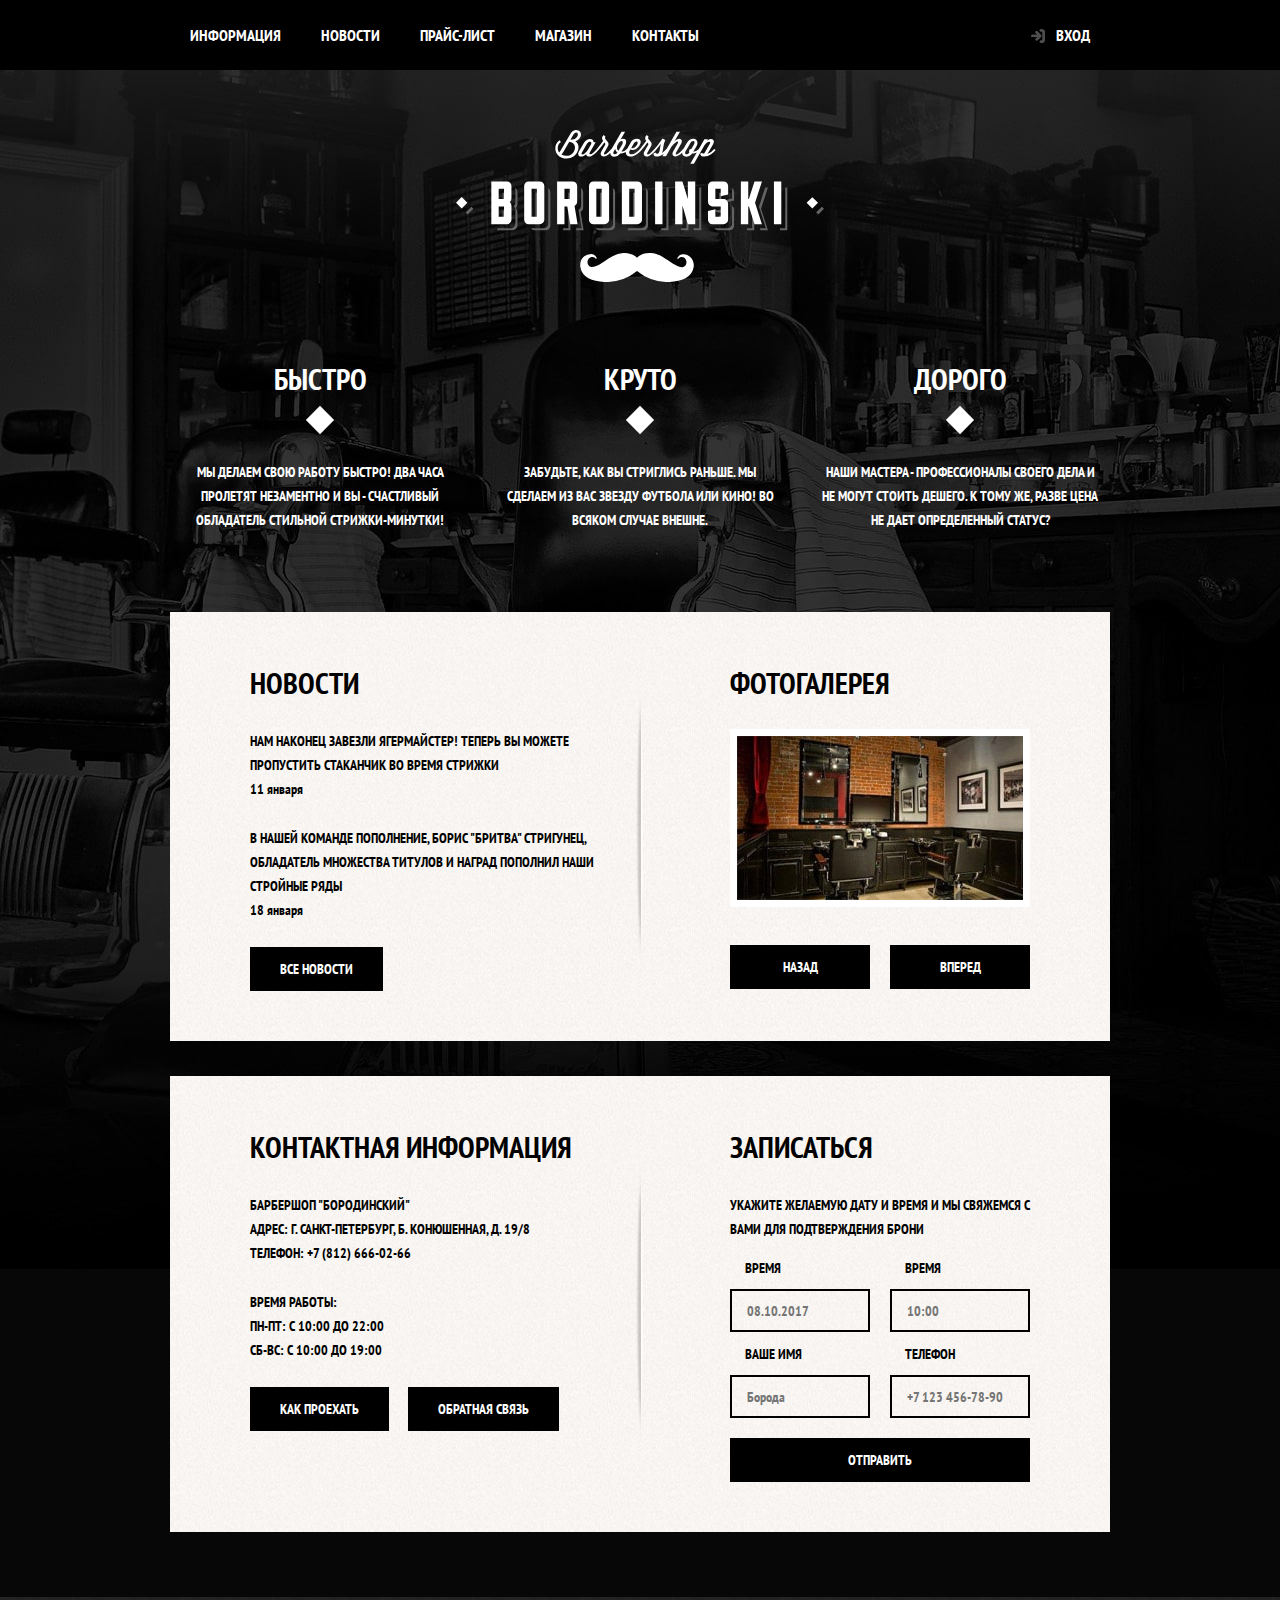
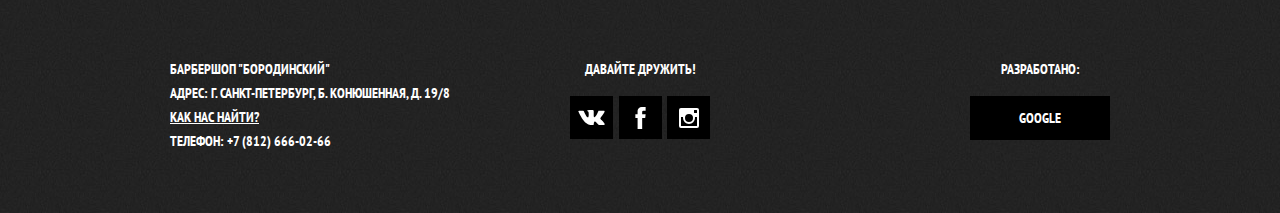
<file: index.html>
<!DOCTYPE html>
<html lang="ru">
  <head>
    <meta charset="UTF-8" />
    <meta name="viewport" content="width=device-width, initial-scale=1.0" />
    <meta http-equiv="X-UA-Compatible" content="ie=edge" />
    <title>Барбершоп "Бородинский"</title>
    <link
      href="https://fonts.googleapis.com/css?family=PT+Sans+Narrow:400,700&display=swap&subset=cyrillic"
      rel="stylesheet"
    />
    <link rel="stylesheet" href="css/normalize.css" />
    <link rel="stylesheet" href="css/style.css" />
  </head>
  <body>
    <!--Шапка сайта-->
    <header class="main-header">
      <!--Главная панель навигации-->
      <nav class="main-navigation">
        <div class="container">
          <ul class="site-navigation">
            <li><a href="info.html">Информация</a></li>
            <li><a href="news.html">Новости</a></li>
            <li><a href="price.html">Прайс-лист</a></li>
            <li><a href="catalog.html">Магазин</a></li>
            <li><a href="contacts.html">Контакты</a></li>
          </ul>
          <ul class="user-navigation">
            <li>
              <a href="login.html" class="login-link">Вход</a>
            </li>
          </ul>
        </div>
      </nav>
      <a class="main-header-logo">
        <img
          src="img/index-logo.svg"
          width="368"
          height="153"
          alt="Логотип барбершопа &laquo;Бородинский&raquo;"
      /></a>
    </header>
    <!--Контейнер содержимого-->
    <main class="container">
      <h1 class="visually-hidden">Барбершоп "Бородинский"</h1>
      <!--Секция "Преимущества"-->
      <section class="features">
        <h2 class="visually-hidden">Преимущества</h2>
        <ul class="features-list">
          <li class="feature-item">
            <h3>Быстро</h3>
            <p>
              Мы делаем свою работу быстро! Два часа пролетят незаментно и вы -
              счастливый обладатель стильной стрижки-минутки!
            </p>
          </li>
          <li class="feature-item">
            <h3>Круто</h3>
            <p>
              Забудьте, как вы стриглись раньше. Мы сделаем из вас звезду
              футбола или кино! Во всяком случае внешне.
            </p>
          </li>
          <li class="feature-item">
            <h3>Дорого</h3>
            <p>
              Наши мастера - профессионалы своего дела и не могут стоить дешего.
              К тому же, разве цена не дает определенный статус?
            </p>
          </li>
        </ul>
      </section>
      <div class="index-columns">
        <!--Секция "Новости"-->
        <section class="news">
          <h2>Новости</h2>
          <ul class="news-list">
            <li class="news-item">
              <p>
                Нам наконец завезли ягермайстер! Теперь вы можете пропустить
                стаканчик во время стрижки
              </p>
              <time datetime="2019-01-11">11 января</time>
            </li>
            <li class="news-item">
              <p>
                В нашей команде пополнение, Борис "Бритва" Стригунец, обладатель
                множества титулов и наград пополнил наши стройные ряды
              </p>
              <time datetime="2019-01-18">18 января</time>
            </li>
          </ul>
          <a class="button" href="news.html">Все новости</a>
        </section>
        <!--Секция "Фотогалерея"-->
        <section class="gallery">
          <h2>Фотогалерея</h2>
          <div class="gallery-container">
            <figure class="gallery-content">
              <a href="#"
                ><img
                  src="img/studio.jpg"
                  width="286"
                  height="164"
                  alt="Интерьер"
              /></a>
            </figure>
            <button
              type="button"
              class="button gallery-button gallery-button-back"
            >
              Назад
            </button>
            <button
              type="button"
              class="button gallery-button gallery-button-next"
            >
              Вперед
            </button>
          </div>
        </section>
      </div>
      <div class="index-columns">
        <!--Секция "Контактная информация"-->
        <section class="contacts">
          <h2>Контактная информация</h2>
          <p>
            Барбершоп "Бородинский"<br />
            Адрес: г. Санкт-Петербург, Б. Конюшенная, д. 19/8 <br />
            Телефон: +7 (812) 666-02-66
          </p>
          <p>
            Время работы: <br />
            Пн-Пт: с 10:00 до 22:00 <br />
            Сб-Вс: с 10:00 до 19:00
          </p>
          <a class="button js-button-map" href="map.html">Как проехать</a>
          <a class="button" href="contacts.html">Обратная связь</a>
        </section>
        <!--Секция "Записаться"-->
        <section class="appointment">
          <h2>Записаться</h2>
          <p class="appointment-info">
            Укажите желаемую дату и время и мы свяжемся с вами для подтверждения
            брони
          </p>
          <form action="https://echo.htmlacademy.ru" method="post" class="appointment-form">
            <p class="appointment-item">
              <label for="date">Время</label>
              <input
                type="text"
                name="date"
                value=""
                placeholder="08.10.2017"
              />
            </p>
            <p class="appointment-item">
              <label for="time">Время</label>
              <input type="text" name="time" value="" placeholder="10:00" />
            </p>
            <p class="appointment-item">
              <label for="name">Ваше имя</label>
              <input type="text" name="name" value="" placeholder="Борода" />
            </p>
            <p class="appointment-item">
              <label for="phone">Телефон</label>
              <input
                type="tel"
                name="phone"
                id="phone"
                value=""
                placeholder="+7 123 456-78-90"
              />
            </p>
            <button class="button" type="submit">Отправить</button>
          </form>
        </section>
      </div>
    </main>
    <!--Главный подвал сайта-->
    <footer class="main-footer">
      <div class="container">
        <p class="footer-contacts">
          Барбершоп "Бородинский" <br />
          Адрес: г. Санкт-Петербург, Б. Конюшенная, д. 19/8 <br />
          <a href="map.html">Как нас найти?</a> <br />
          Телефон: +7 (812) 666-02-66
        </p>
        <div class="footer-social">
          <b>Давайте дружить!</b>
          <ul>
            <li><a href="#" class="social-button"><span class="visually-hidden">Вконтакте</span>
              <svg xmlns="http://www.w3.org/2000/svg" width="27" height="15" viewBox="0 0 26.14 14.91">
                <path d="M26 13.47l-.09-.17a13.55 13.55 0 0 0-2.6-3q-.87-.83-1.1-1.12A1 1 0 0 1 22 8a10.27 
                10.27 0 0 1 1.22-1.78l.88-1.16q2.35-3.13 2-4L26 .94a.8.8 0 0 0-.4-.22 2.14 2.14 0 0 0-.87 
                0h-3.92a.51.51 0 0 0-.27 0h-.3a.6.6 0 0 0-.15.14.93.93 0 0 0-.14.24 22.22 22.22 0 0 1-1.46 
                3.06q-.5.84-.93 1.46a7 7 0 0 1-.71.91 4.94 4.94 0 0 1-.52.47q-.23.18-.35.15l-.23-.05a.9.9 
                0 0 1-.31-.33 1.49 1.49 0 0 1-.16-.53V1.6a3.14 3.14 0 0 0 0-.62 2.12 2.12 0 0 0-.14-.44.73.73 
                0 0 0-.28-.33 1.57 1.57 0 0 0-.46-.18A9 9 0 0 0 12.57 0a8.93 8.93 0 0 0-3.25.33 1.83 1.83 
                0 0 0-.52.41q-.25.3-.07.33a1.67 1.67 0 0 1 1.16.59l.08.16a2.6 2.6 0 0 1 .19.63 6.32 6.32 
                0 0 1 .12 1 10.59 10.59 0 0 1 0 1.7q-.07.71-.13 1.1a2.21 2.21 0 0 1-.18.64 2.69 2.69 0 0 
                1-.16.3l-.07.07a1 1 0 0 1-.37.07.86.86 0 0 1-.46-.19 3.27 3.27 0 0 1-.56-.52 7 7 0 0 
                1-.66-.93q-.37-.6-.76-1.42l-.22-.39q-.2-.38-.56-1.11t-.62-1.43A.9.9 0 0 0 5.2.9h-.07a.93.93 
                0 0 0-.22-.16A1.44 1.44 0 0 0 4.6.65L.87.68A1 1 0 0 0 .1.94L0 1a.44.44 0 0 0 0 .22 1.08 1.08 
                0 0 0 .08.37Q.9 3.53 1.86 5.31t1.66 2.87Q4.23 9.27 5 10.24t1 1.24l.37.41.34.33a8.06 8.06 0 0 
                0 1 .78 16.34 16.34 0 0 0 1.4.9 7.6 7.6 0 0 0 1.79.72 6.19 6.19 0 0 0 2 .22h1.57a1.08 1.08 0 
                0 0 .72-.3l.05-.07a.9.9 0 0 0 .1-.25 1.38 1.38 0 0 0 0-.37 4.48 4.48 0 0 1 .09-1.05 2.77 2.77 
                0 0 1 .23-.71 1.74 1.74 0 0 1 .29-.4 1.19 1.19 0 0 1 .23-.2h.11a.86.86 0 0 1 .77.21 4.52 4.52 
                0 0 1 .83.79q.39.47.93 1.05a6.41 6.41 0 0 0 1 .87l.27.16a3.31 3.31 0 0 0 .71.3 1.53 1.53 0 0 
                0 .76.07l3.48-.05a1.58 1.58 0 0 0 .8-.17.68.68 0 0 0 .34-.37 1.06 1.06 0 0 0 0-.46 1.71 1.71 
                0 0 0-.1-.36z" fill="#fff"/></svg>
              </a></li>
            <li><a href="#" class="social-button"><span class="visually-hidden">Фейсбук</span>
              <svg xmlns="http://www.w3.org/2000/svg" width="19" height="22" viewBox="0 0 10.15 21.74"><path d="M3.34 1.12A4.77 4.77 0 0 1 6.53 0h3.61v3.81H7.81a1.07 1.07 0 0 0-1.09.83v2.55h3.42c-.08 1.23-.24 2.45-.41 3.67h-3v10.87H2.21V10.86H0V7.21h2.19V3.66a3.83 3.83 0 0 1 1.15-2.54z" fill="#fff"/></svg>
            </a></li>
            <li><a href="#" class="social-button"><span class="visually-hidden">Инстаграмм</span>
              <svg xmlns="http://www.w3.org/2000/svg" width="20" height="20" viewBox="0 0 20 20"><path d="M18 0H2a2 2 0 0 0-2 2v16a2 2 0 0 0 2 2h16a2 2 0 0 0 2-2V2a2 2 0 0 0-2-2zm-8 6a4 4 0 1 1-4 4 4 4 0 0 1 4-4zM2.5 18a.47.47 0 0 1-.5-.5V9h2.1a3.4 3.4 0 0 0-.1 1 6 6 0 1 0 12 0 3.4 3.4 0 0 0-.1-1H18v8.5a.47.47 0 0 1-.5.5zM18 4.5a.47.47 0 0 1-.5.5h-2a.47.47 0 0 1-.5-.5v-2a.47.47 0 0 1 .5-.5h2a.47.47 0 0 1 .5.5z" fill="#fff"/></svg>
            </a></li>
          </ul>
        </div>
        <p class="footer-copyright">
          <b>Разработано:</b>
          <a href="google.com" class="button">Google</a>
        </p>
      </div>
    </footer>
    <!--Модальное окно "Личный кабинет"-->
    <section class="modal modal-login">
      <h2>Личный кабинет</h2>
      <p class="modal-description">Введите пожалуйста свой логин и пароль</p>
      <form action="https://echo.htmlacademy.ru" method="post" class="login-form">
        <p>
          <label for="login" class="visually-hidden">Логин</label>
          <input
            type="text"
            name="login"
            id="login"
            class="login-icon-user"
            placeholder="Логин"
          />
        </p>
        <p>
          <label for="password" class="visually-hidden">Пароль</label>
          <input
            type="password"
            name="password"
            id="password"
            class="login-icon-password"
            placeholder="Пароль"
          />
        </p>
        <p class="login-password-info">
          <label class="login-checkbox">
            <input
              type="checkbox"
              name="remember"
              id="remember"
              class="visually-hidden"
            />
            <span class="checkbox-indicator"></span>
            Запомните меня
          </label>
          <a href="" class="restore">Я забыл пароль</a>
        </p>
        <button class="button" type="submit">Войти</button>
      </form>
      <button type="button" class="modal-close">Закрыть</button>
    </section>
    <!--Модальное окно "Карта"-->
    <section class="modal modal-map">
      <h2 class="visually-hidden">Ка до нас добраться</h2>
      <iframe src="https://www.google.com/maps/embed?pb=!1m18!1m12!1m3!1d1413.
      2290604055775!2d30.322664776265007!3d59.93865149447239!2m3!1f0!2f0!3f0!
      3m2!1i1024!2i768!4f13.1!3m3!1m2!1s0x4696310fca145cc1%3A0x42b32648d82380
      07!2z0JHQvtC70YzRiNCw0Y8g0JrQvtC90Y7RiNC10L3QvdCw0Y8g0YPQuy4sIDE5LzgsIN
      Ch0LDQvdC60YIt0J_QtdGC0LXRgNCx0YPRgNCzLCDQoNC-0YHRgdC40Y8sIDE5MTE4Ng!5e
      0!3m2!1sru!2sus!4v1579179359666!5m2!1sru!2sus" width="766" height="560" 
      frameborder="0" style="border:0;" allowfullscreen=""></iframe>
      <p>
        <img
          src="img/map.jpg"
          width="766"
          height="560"
          alt="Офис компании по адресу 
              ул. Большая Конюшенная 19/8, Санкт-Петербург"
        />
      </p>
      <button type="button" class="modal-close">Закрыть</button>
    </section>
    <div class="modal-overlay"></div>
    <script src="popup.js"></script>

  </body>
</html>
</file>
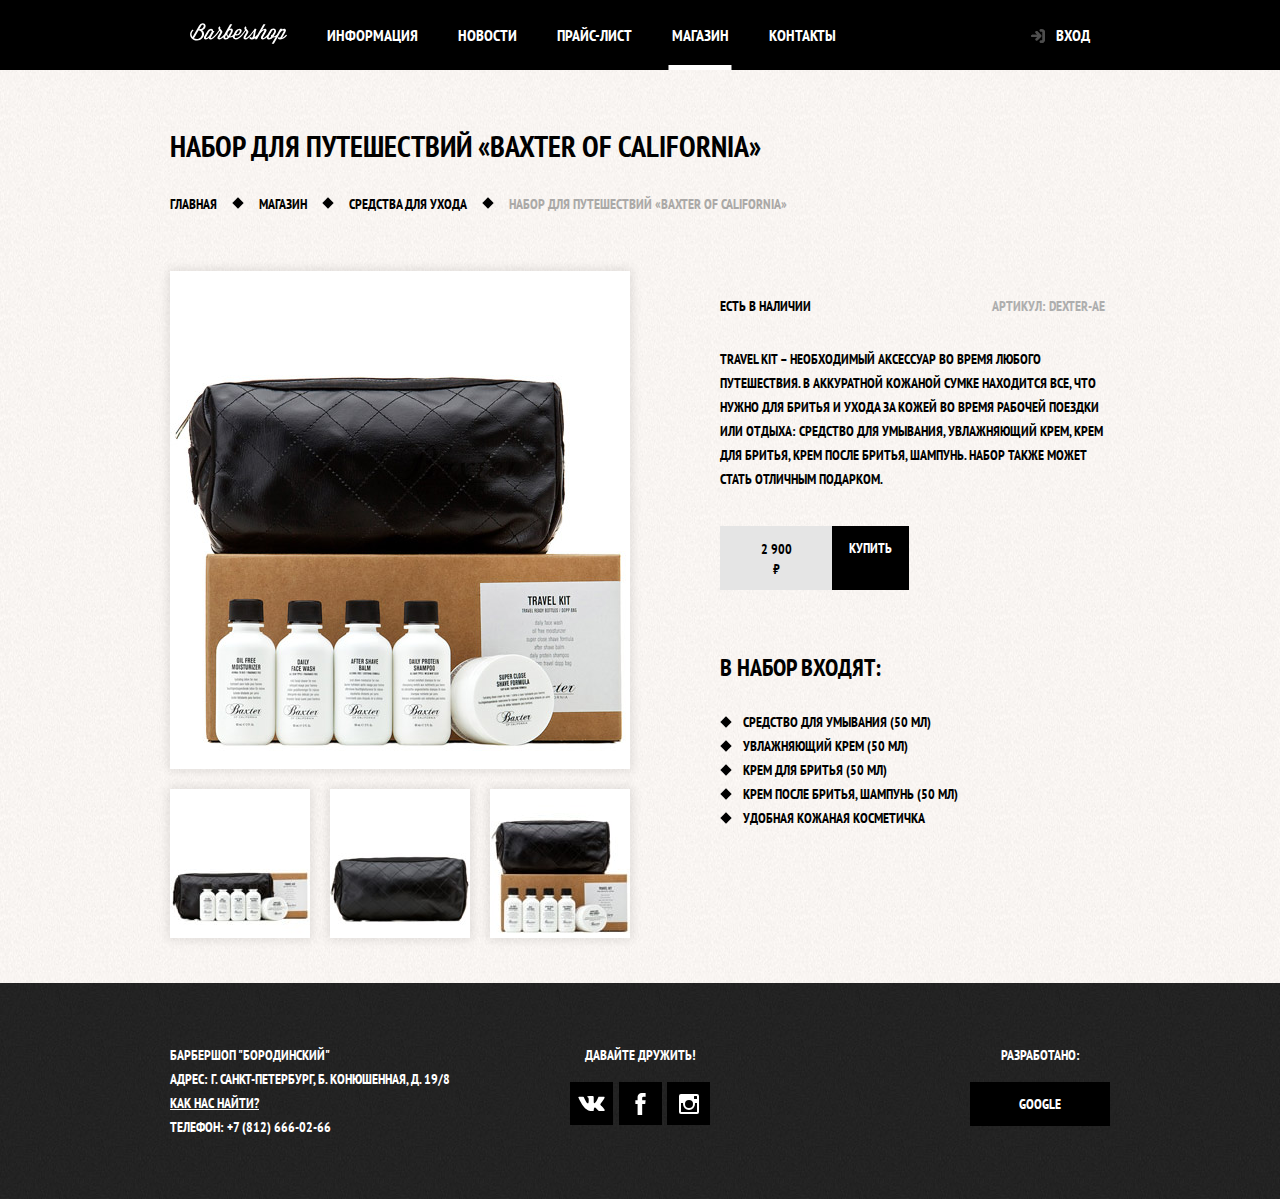
<file: catalog-item.html>
<!DOCTYPE html>
<html lang="ru">
  <head>
    <meta charset="UTF-8" />
    <meta name="viewport" content="width=device-width, initial-scale=1.0" />
    <meta http-equiv="X-UA-Compatible" content="ie=edge" />
    <title>Document</title>
    <link
      href="https://fonts.googleapis.com/css?family=PT+Sans+Narrow:400,700&display=swap&subset=cyrillic"
      rel="stylesheet"
    />
    <link rel="stylesheet" href="css/normalize.css" />
    <link rel="stylesheet" href="css/style.css" />
  </head>
  <body class="inner-page">
    <!--Шапка сайта-->
    <header class="main-header">
      <!--Главная панель навигации-->
      <nav class="main-navigation">
        <div class="container">
          <a class="main-header-logo" href="index.html">
            <img
              src="img/logo.svg"
              width="111"
              height="24"
              alt="Логотип барбершопа &laquo;Бородинский&raquo;"
          /></a>
          <ul class="site-navigation">
            <li><a href="info.html">Информация</a></li>
            <li><a href="news.html">Новости</a></li>
            <li><a href="price.html">Прайс-лист</a></li>
            <li class="site-navigation-current">
              <a href="catalog.html">Магазин</a>
            </li>
            <li><a href="contacts.html">Контакты</a></li>
          </ul>
          <ul class="user-navigation">
            <li><a href="login.html" class="login-link">Вход</a></li>
          </ul>
        </div>
      </nav>
    </header>
    <main class="container">
      <h1 class="page-title">
        Набор для путешествий &laquo;Baxter of California&raquo;
      </h1>

      <!--Хлебные крошки-->
      <ul class="breadcrumbs">
        <li><a href="index.html">Главная</a></li>
        <li><a href="#">Магазин</a></li>
        <li><a href="#">Средства для ухода</a></li>
        <li class="breadcrumbs-current">
          Набор для путешествий &laquo;Baxter of California&raquo;
        </li>
      </ul>
      <div class="catalog-columns">
        <!--Фото товара-->
        <section class="product-photos">
          <h2 class="visually-hidden">Изображения товара</h2>
          <p class="product-photo-full">
            <img
              src="img/product-big.jpg"
              width="460"
              height="498"
              alt="Фото всего набора"
            />
          </p>
          <ul class="product-photo-preview">
            <li>
              <img
                src="img/product-small-1.jpg"
                width="140"
                height="149"
                alt="Фото в анфас"
              />
            </li>
            <li>
              <img
                src="img/product-small-2.jpg"
                width="140"
                height="149"
                alt="Фото в профиль"
              />
            </li>
            <li>
              <img
                src="img/product-small-3.jpg"
                width="140"
                height="149"
                alt="Фото отдельной части"
              />
            </li>
          </ul>
        </section>
        <section class="product-info">
          <h2 class="visually-hidden">Описание товара</h2>
          <div class="product-description">
            <p class="product-availability">Есть в наличии</p>
            <p class="product-article">Артикул: dexter-ae</p>  
          </div>
          <p class="product-text">
            Travel Kit – необходимый аксессуар во время любого путешествия. В
            аккуратной кожаной сумке находится все, что нужно для бритья и ухода
            за кожей во время рабочей поездки или отдыха: средство для умывания,
            увлажняющий крем, крем для бритья, крем после бритья, шампунь. Набор
            также может стать отличным подарком.
          </p>
          <p class="product-price">
            <b>2 900 ₽</b>
            <a href="#" class="button">Купить</a>
          </p>
          <h3>В набор входят:</h3>
          <ul>
            <li>Средство для умывания (50 мл)</li>
            <li>Увлажняющий крем (50 мл)</li>
            <li>Крем для бритья (50 мл)</li>
            <li>Крем после бритья, шампунь (50 мл)</li>
            <li>Удобная кожаная косметичка</li>
          </ul>
        </section>
      </div>
    </main>
    <!--Главный подвал сайта-->
    <footer class="main-footer">
      <div class="container">
        <p class="footer-contacts">
          Барбершоп "Бородинский" <br />
          Адрес: г. Санкт-Петербург, Б. Конюшенная, д. 19/8 <br />
          <a href="map.html">Как нас найти?</a> <br />
          Телефон: +7 (812) 666-02-66
        </p>
        <div class="footer-social">
          <b>Давайте дружить!</b>
          <ul>
            <li><a href="#" class="social-button"><span class="visually-hidden">Вконтакте</span>
              <svg xmlns="http://www.w3.org/2000/svg" width="27" height="15" viewBox="0 0 26.14 14.91">
                <path d="M26 13.47l-.09-.17a13.55 13.55 0 0 0-2.6-3q-.87-.83-1.1-1.12A1 1 0 0 1 22 8a10.27 
                10.27 0 0 1 1.22-1.78l.88-1.16q2.35-3.13 2-4L26 .94a.8.8 0 0 0-.4-.22 2.14 2.14 0 0 0-.87 
                0h-3.92a.51.51 0 0 0-.27 0h-.3a.6.6 0 0 0-.15.14.93.93 0 0 0-.14.24 22.22 22.22 0 0 1-1.46 
                3.06q-.5.84-.93 1.46a7 7 0 0 1-.71.91 4.94 4.94 0 0 1-.52.47q-.23.18-.35.15l-.23-.05a.9.9 
                0 0 1-.31-.33 1.49 1.49 0 0 1-.16-.53V1.6a3.14 3.14 0 0 0 0-.62 2.12 2.12 0 0 0-.14-.44.73.73 
                0 0 0-.28-.33 1.57 1.57 0 0 0-.46-.18A9 9 0 0 0 12.57 0a8.93 8.93 0 0 0-3.25.33 1.83 1.83 
                0 0 0-.52.41q-.25.3-.07.33a1.67 1.67 0 0 1 1.16.59l.08.16a2.6 2.6 0 0 1 .19.63 6.32 6.32 
                0 0 1 .12 1 10.59 10.59 0 0 1 0 1.7q-.07.71-.13 1.1a2.21 2.21 0 0 1-.18.64 2.69 2.69 0 0 
                1-.16.3l-.07.07a1 1 0 0 1-.37.07.86.86 0 0 1-.46-.19 3.27 3.27 0 0 1-.56-.52 7 7 0 0 
                1-.66-.93q-.37-.6-.76-1.42l-.22-.39q-.2-.38-.56-1.11t-.62-1.43A.9.9 0 0 0 5.2.9h-.07a.93.93 
                0 0 0-.22-.16A1.44 1.44 0 0 0 4.6.65L.87.68A1 1 0 0 0 .1.94L0 1a.44.44 0 0 0 0 .22 1.08 1.08 
                0 0 0 .08.37Q.9 3.53 1.86 5.31t1.66 2.87Q4.23 9.27 5 10.24t1 1.24l.37.41.34.33a8.06 8.06 0 0 
                0 1 .78 16.34 16.34 0 0 0 1.4.9 7.6 7.6 0 0 0 1.79.72 6.19 6.19 0 0 0 2 .22h1.57a1.08 1.08 0 
                0 0 .72-.3l.05-.07a.9.9 0 0 0 .1-.25 1.38 1.38 0 0 0 0-.37 4.48 4.48 0 0 1 .09-1.05 2.77 2.77 
                0 0 1 .23-.71 1.74 1.74 0 0 1 .29-.4 1.19 1.19 0 0 1 .23-.2h.11a.86.86 0 0 1 .77.21 4.52 4.52 
                0 0 1 .83.79q.39.47.93 1.05a6.41 6.41 0 0 0 1 .87l.27.16a3.31 3.31 0 0 0 .71.3 1.53 1.53 0 0 
                0 .76.07l3.48-.05a1.58 1.58 0 0 0 .8-.17.68.68 0 0 0 .34-.37 1.06 1.06 0 0 0 0-.46 1.71 1.71 
                0 0 0-.1-.36z" fill="#fff"/></svg>
              </a></li>
            <li><a href="#" class="social-button"><span class="visually-hidden">Фейсбук</span>
              <svg xmlns="http://www.w3.org/2000/svg" width="19" height="22" viewBox="0 0 10.15 21.74"><path d="M3.34 1.12A4.77 4.77 0 0 1 6.53 0h3.61v3.81H7.81a1.07 1.07 0 0 0-1.09.83v2.55h3.42c-.08 1.23-.24 2.45-.41 3.67h-3v10.87H2.21V10.86H0V7.21h2.19V3.66a3.83 3.83 0 0 1 1.15-2.54z" fill="#fff"/></svg>
            </a></li>
            <li><a href="#" class="social-button"><span class="visually-hidden">Инстаграмм</span>
              <svg xmlns="http://www.w3.org/2000/svg" width="20" height="20" viewBox="0 0 20 20"><path d="M18 0H2a2 2 0 0 0-2 2v16a2 2 0 0 0 2 2h16a2 2 0 0 0 2-2V2a2 2 0 0 0-2-2zm-8 6a4 4 0 1 1-4 4 4 4 0 0 1 4-4zM2.5 18a.47.47 0 0 1-.5-.5V9h2.1a3.4 3.4 0 0 0-.1 1 6 6 0 1 0 12 0 3.4 3.4 0 0 0-.1-1H18v8.5a.47.47 0 0 1-.5.5zM18 4.5a.47.47 0 0 1-.5.5h-2a.47.47 0 0 1-.5-.5v-2a.47.47 0 0 1 .5-.5h2a.47.47 0 0 1 .5.5z" fill="#fff"/></svg>
            </a></li>
          </ul>
        </div>
        <p class="footer-copyright">
          <b>Разработано:</b>
          <a href="google.com" class="button">Google</a>
        </p>
      </div>
    </footer>
    <!--Модальное окно "Личный кабинет"-->
    <section class="modal modal-login">
      <h2>Личный кабинет</h2>
      <p>Введите пожалуйста свой логин и пароль</p>
      <form action="https://echo.htmlacademy.ru" method="post">
        <p>
          <label for="login" class="visually-hidden">Логин</label>
          <input
            type="text"
            name="login"
            id="login"
            class="login-icon-user"
            placeholder="Логин"
          />
        </p>
        <p>
          <label for="password" class="visually-hidden">Пароль</label>
          <input
            type="password"
            name="password"
            id="password"
            class="login-icon-password"
            placeholder="Пароль"
          />
        </p>
        <p class="login-password-info">
          <label class="login-checkbox">
            <input
              type="checkbox"
              name="remember"
              id="remember"
              class="visually-hidden"
            />
            <span class="checkbox-indicator"></span>
            Запомните меня
          </label>
          <a href="" class="restore">Я забыл пароль</a>
        </p>
        <button class="button" type="submit">Войти</button>
      </form>
      <button type="button" class="modal-close">Закрыть</button>
    </section>
  </body>
</html>
</file>
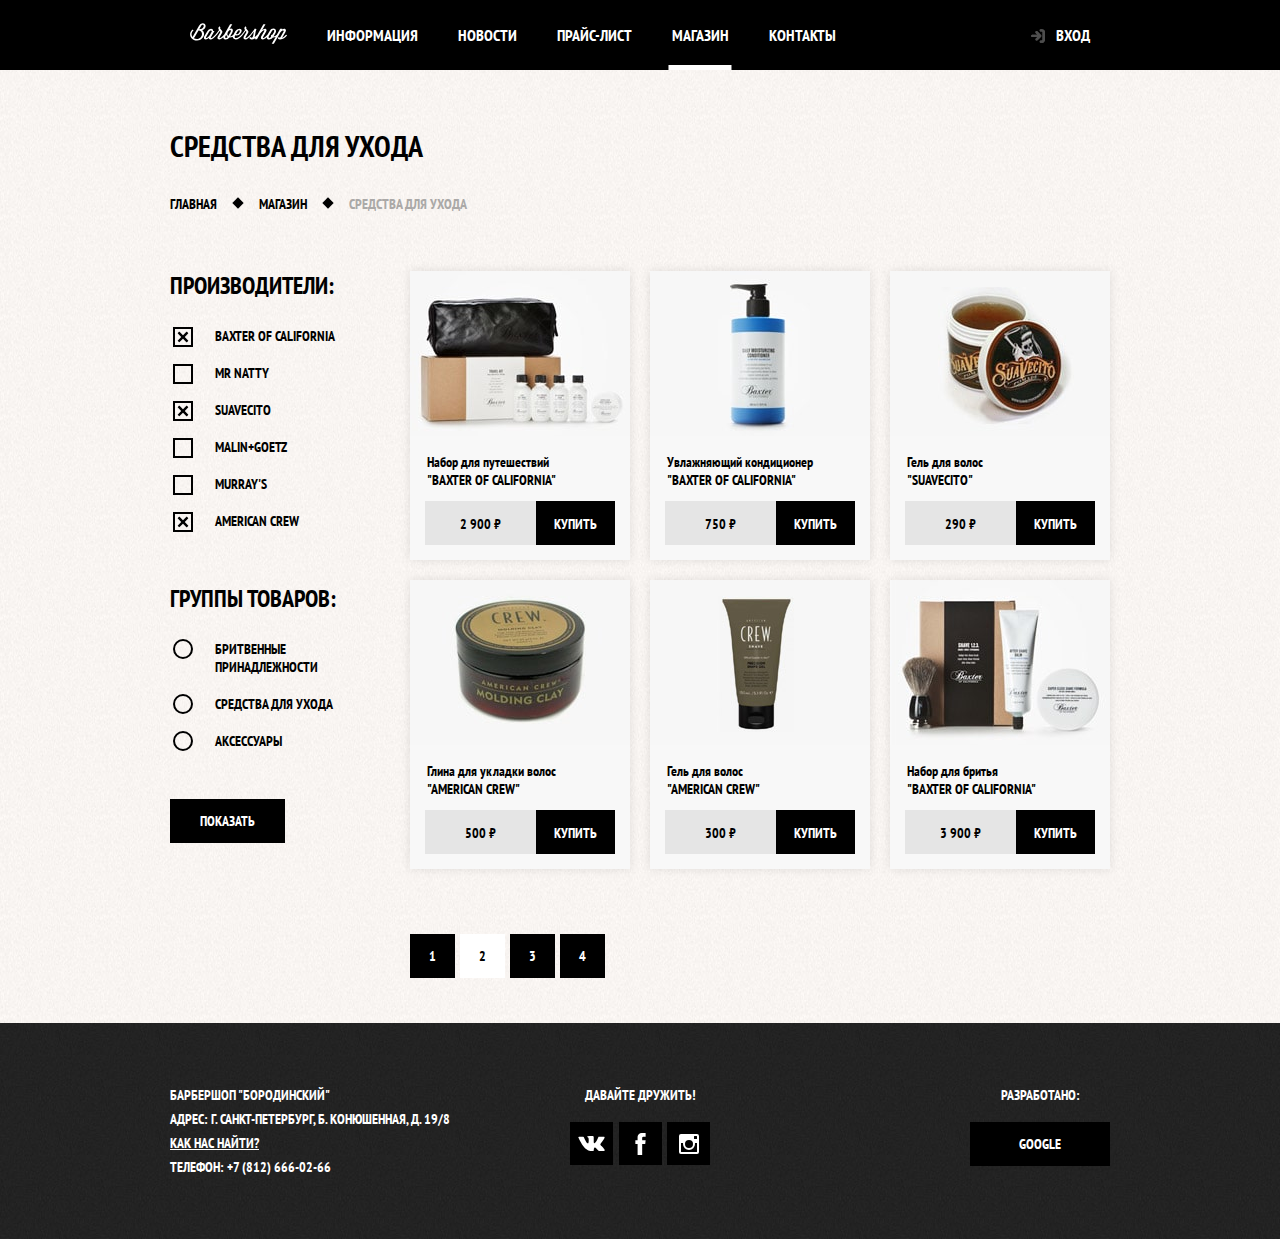
<file: catalog.html>
<!DOCTYPE html>
<html lang="ru">
  <head>
    <meta charset="UTF-8" />
    <meta name="viewport" content="width=device-width, initial-scale=1.0" />
    <meta http-equiv="X-UA-Compatible" content="ie=edge" />
    <title>Каталог товаров</title>
    <link
      href="https://fonts.googleapis.com/css?family=PT+Sans+Narrow:400,700&display=swap&subset=cyrillic"
      rel="stylesheet"
    />
    <link rel="stylesheet" href="css/normalize.css" />
    <link rel="stylesheet" href="css/style.css" />

  </head>
  <body class="inner-page">
    <!--Шапка сайта-->
    <header class="main-header">
      <!--Главная панель навигации-->
      <nav class="main-navigation">
        <div class="container">
          <a class="main-header-logo" href="index.html">
            <img
              src="img/logo.svg"
              width="111"
              height="24"
              alt="Логотип барбершопа &laquo;Бородинский&raquo;"
          /></a>
          <ul class="site-navigation">
            <li><a href="info.html">Информация</a></li>
            <li><a href="news.html">Новости</a></li>
            <li><a href="price.html">Прайс-лист</a></li>
            <li class="site-navigation-current">
              <a href="catalog.html">Магазин</a>
            </li>
            <li><a href="contacts.html">Контакты</a></li>
          </ul>
          <ul class="user-navigation">
            <li><a href="login.html" class="login-link">Вход</a></li>
          </ul>
  
        </div>
      </nav>
    </header>
    <!--Блок основного содержимого-->
    <main class="container">
      <h1 class="page-title">
        Средства для ухода
      </h1>
      <!--Хлебные крошки-->
      <ul class="breadcrumbs">
        <li><a href="index.html">Главная</a></li>
        <li><a href="catalog.html">Магазин</a></li>
        <li class="breadcrumbs-current">Средства для ухода</li>
      </ul>
      <!--Фильтр товаров-->
      <div class="catalog-columns">
        <section class="filters">
          <h2 class="visually-hidden">Фильтр товаров</h2>
          <form action="https://echo.htmlacademy.ru" method="get" class="filter">
            <fieldset>
              <legend>Производители:</legend>
              <ul>
                <li class="filter-option">
                  <input
                    type="checkbox"
                    name="baxter-of-california"
                    id="baxter-of-california"
                    class="visually-hidden filter-input filter-input-checkbox"
                    checked
                  />
                  <label for="baxter-of-california">Baxter of California</label>
                </li>
                <li class="filter-option">
                  <input
                    type="checkbox"
                    name="mr-natty"
                    id="mr-natty"
                    class="visually-hidden filter-input filter-input-checkbox"
                  />
                  <label for="mr-natty">Mr Natty</label>
                </li>
                <li class="filter-option">
                  <input
                    type="checkbox"
                    name="suavecito"
                    id="suavecito"
                    class="visually-hidden filter-input filter-input-checkbox"
                    checked
                  />
                  <label for="suavecito">Suavecito</label>
                </li>
                <li class="filter-option">
                  <input
                    type="checkbox"
                    name="malin-goetz"
                    id="malin-goetz"
                    class="visually-hidden filter-input filter-input-checkbox"
                  />
                  <label for="malin-goetz">Malin+Goetz</label>
                </li>
                <li class="filter-option">
                  <input
                    type="checkbox"
                    name="murrays"
                    id="murrays"
                    class="visually-hidden filter-input filter-input-checkbox"
                  />
                  <label for="murrays">Murray's</label>
                </li>
                <li class="filter-option">
                  <input
                    type="checkbox"
                    name="american-crew"
                    id="american-crew"
                    class="visually-hidden filter-input filter-input-checkbox"
                    checked
                  />
                  <label for="american-crew">American Crew</label>
                </li>
              </ul>
            </fieldset>
            <fieldset>
              <legend>Группы товаров:</legend>
              <ul>
                <li class="filter-option">
                  <input
                    type="radio"
                    name="product-group"
                    id="shaving"
                    class="visually-hidden filter-input filter-input-radio"
                    value="shaving"
                  />
                  <label for="shaving">Бритвенные принадлежности</label>
                </li>
                <li class="filter-option">
                  <input
                    type="radio"
                    name="product-group"
                    id="hair-care"
                    class="visually-hidden filter-input filter-input-radio"
                    value="hair-care"
                  />
                  <label for="hair-care">Средства для ухода</label>
                </li>
                <li class="filter-option">
                  <input
                    type="radio"
                    name="product-group"
                    id="accessories"
                    class="visually-hidden filter-input filter-input-radio"
                    value="accessories"
                  />
                  <label for="accessories">Аксессуары</label>
                </li>
              </ul>
            </fieldset>
            <button type="submit" class="filter-button button">Показать</button>
          </form>
        </section>
        <!--Список товаров-->
        <section class="catalog">
          <h2 class="visually-hidden">Список средств для ухода</h2>
          <ul class="catalog-list">
            <li class="catalog-item">
              <a href="catalog-item.html">
                <h3>
                  <span class="catalog-category">Набор для путешествий</span>
                  <span class="catalog-item-title">"Baxter of California"</span>
                </h3>
                <p class="catalog-item-image">
                  <img
                    src="img/product-1.jpg"
                    width="220"
                    height="165"
                    alt="Набор для путешествий &laquo;Baxter of California&raquo;"
                  />
                </p>
              </a>
              <p class="catalog-item-price">
                <b>2 900 ₽</b>
                <a href="#" class="button">Купить</a>
              </p>
            </li>
  
            <li class="catalog-item">
              <a href="catalog-item.html">
                <h3>
                  <span class="catalog-category">Увлажняющий кондиционер</span>
                  <span class="catalog-item-title">"Baxter of California"</span>
                </h3>
                <p class="catalog-item-image">
                  <img
                    src="img/product-2.jpg"
                    width="220"
                    height="165"
                    alt="Увлажняющий кондиционер &laquo;Baxter of California&raquo;"
                  />
                </p>
              </a>
              <p class="catalog-item-price">
                <b>750 ₽</b>
                <a href="#" class="button">Купить</a>
              </p>
            </li>
  
            <li class="catalog-item">
              <a href="catalog-item.html">
                <h3>
                  <span class="catalog-category">Гель для волос</span>
                  <span class="catalog-item-title">"Suavecito"</span>
                </h3>
                <p class="catalog-item-image">
                  <img
                    src="img/product-3.jpg"
                    width="220"
                    height="165"
                    alt="Гель для волос &laquo;Suavecito&raquo;"
                  />
                </p>
              </a>
              <p class="catalog-item-price">
                <b>290 ₽</b>
                <a href="#" class="button">Купить</a>
              </p>
            </li>
  
            <li class="catalog-item">
              <a href="catalog-item.html">
                <h3>
                  <span class="catalog-category">Глина для укладки волос</span>
                  <span class="catalog-item-title">"American Crew"</span>
                </h3>
                <p class="catalog-item-image">
                  <img
                    src="img/product-4.jpg"
                    width="220"
                    height="165"
                    alt="Глина для укладки волос &laquo;American Crew&raquo;"
                  />
                </p>
              </a>
              <p class="catalog-item-price">
                <b>500 ₽</b>
                <a href="#" class="button">Купить</a>
              </p>
            </li>
  
            <li class="catalog-item">
              <a href="catalog-item.html">
                <h3>
                  <span class="catalog-category">Гель для волос</span>
                  <span class="catalog-item-title">"American Crew"</span>
                </h3>
                <p class="catalog-item-image">
                  <img
                    src="img/product-5.jpg"
                    width="220"
                    height="165"
                    alt="Гель для волос &laquo;American Crew&raquo;"
                  />
                </p>
              </a>
              <p class="catalog-item-price">
                <b>300 ₽</b>
                <a href="#" class="button">Купить</a>
              </p>
            </li>
  
            <li class="catalog-item">
              <a href="catalog-item.html">
                <h3>
                  <span class="catalog-category">Набор для бритья</span>
                  <span class="catalog-item-title">"Baxter of California"</span>
                </h3>
                <p class="catalog-item-image">
                  <img
                    src="img/product-6.jpg"
                    width="220"
                    height="165"
                    alt="Набор для бритья &laquo;Baxter of California&raquo;"
                  />
                </p>
              </a>
              <p class="catalog-item-price">
                <b>3 900 ₽</b>
                <a href="#" class="button">Купить</a>
              </p>
            </li>
          </ul>
          <ul class="pagination-list">
            <li class="pagination-item"><a href="#">1</a></li>
            <li class="pagination-item pagination-item-current">
              <a>2</a>
            </li>
            <li class="pagination-item"><a href="#">3</a></li>
            <li class="pagination-item"><a href="#">4</a></li>
          </ul>
        </section>
      </div>
    </main>
    <!--Главный подвал сайта-->
    <footer class="main-footer">
      <div class="container">
        <p class="footer-contacts">
          Барбершоп "Бородинский" <br />
          Адрес: г. Санкт-Петербург, Б. Конюшенная, д. 19/8 <br />
          <a href="map.html">Как нас найти?</a> <br />
          Телефон: +7 (812) 666-02-66
        </p>
        <div class="footer-social">
          <b>Давайте дружить!</b>
          <ul>
            <li><a href="#" class="social-button"><span class="visually-hidden">Вконтакте</span>
              <svg xmlns="http://www.w3.org/2000/svg" width="27" height="15" viewBox="0 0 26.14 14.91">
                <path d="M26 13.47l-.09-.17a13.55 13.55 0 0 0-2.6-3q-.87-.83-1.1-1.12A1 1 0 0 1 22 8a10.27 
                10.27 0 0 1 1.22-1.78l.88-1.16q2.35-3.13 2-4L26 .94a.8.8 0 0 0-.4-.22 2.14 2.14 0 0 0-.87 
                0h-3.92a.51.51 0 0 0-.27 0h-.3a.6.6 0 0 0-.15.14.93.93 0 0 0-.14.24 22.22 22.22 0 0 1-1.46 
                3.06q-.5.84-.93 1.46a7 7 0 0 1-.71.91 4.94 4.94 0 0 1-.52.47q-.23.18-.35.15l-.23-.05a.9.9 
                0 0 1-.31-.33 1.49 1.49 0 0 1-.16-.53V1.6a3.14 3.14 0 0 0 0-.62 2.12 2.12 0 0 0-.14-.44.73.73 
                0 0 0-.28-.33 1.57 1.57 0 0 0-.46-.18A9 9 0 0 0 12.57 0a8.93 8.93 0 0 0-3.25.33 1.83 1.83 
                0 0 0-.52.41q-.25.3-.07.33a1.67 1.67 0 0 1 1.16.59l.08.16a2.6 2.6 0 0 1 .19.63 6.32 6.32 
                0 0 1 .12 1 10.59 10.59 0 0 1 0 1.7q-.07.71-.13 1.1a2.21 2.21 0 0 1-.18.64 2.69 2.69 0 0 
                1-.16.3l-.07.07a1 1 0 0 1-.37.07.86.86 0 0 1-.46-.19 3.27 3.27 0 0 1-.56-.52 7 7 0 0 
                1-.66-.93q-.37-.6-.76-1.42l-.22-.39q-.2-.38-.56-1.11t-.62-1.43A.9.9 0 0 0 5.2.9h-.07a.93.93 
                0 0 0-.22-.16A1.44 1.44 0 0 0 4.6.65L.87.68A1 1 0 0 0 .1.94L0 1a.44.44 0 0 0 0 .22 1.08 1.08 
                0 0 0 .08.37Q.9 3.53 1.86 5.31t1.66 2.87Q4.23 9.27 5 10.24t1 1.24l.37.41.34.33a8.06 8.06 0 0 
                0 1 .78 16.34 16.34 0 0 0 1.4.9 7.6 7.6 0 0 0 1.79.72 6.19 6.19 0 0 0 2 .22h1.57a1.08 1.08 0 
                0 0 .72-.3l.05-.07a.9.9 0 0 0 .1-.25 1.38 1.38 0 0 0 0-.37 4.48 4.48 0 0 1 .09-1.05 2.77 2.77 
                0 0 1 .23-.71 1.74 1.74 0 0 1 .29-.4 1.19 1.19 0 0 1 .23-.2h.11a.86.86 0 0 1 .77.21 4.52 4.52 
                0 0 1 .83.79q.39.47.93 1.05a6.41 6.41 0 0 0 1 .87l.27.16a3.31 3.31 0 0 0 .71.3 1.53 1.53 0 0 
                0 .76.07l3.48-.05a1.58 1.58 0 0 0 .8-.17.68.68 0 0 0 .34-.37 1.06 1.06 0 0 0 0-.46 1.71 1.71 
                0 0 0-.1-.36z" fill="#fff"/></svg>
              </a></li>
            <li><a href="#" class="social-button"><span class="visually-hidden">Фейсбук</span>
              <svg xmlns="http://www.w3.org/2000/svg" width="19" height="22" viewBox="0 0 10.15 21.74"><path d="M3.34 1.12A4.77 4.77 0 0 1 6.53 0h3.61v3.81H7.81a1.07 1.07 0 0 0-1.09.83v2.55h3.42c-.08 1.23-.24 2.45-.41 3.67h-3v10.87H2.21V10.86H0V7.21h2.19V3.66a3.83 3.83 0 0 1 1.15-2.54z" fill="#fff"/></svg>
            </a></li>
            <li><a href="#" class="social-button"><span class="visually-hidden">Инстаграмм</span>
              <svg xmlns="http://www.w3.org/2000/svg" width="20" height="20" viewBox="0 0 20 20"><path d="M18 0H2a2 2 0 0 0-2 2v16a2 2 0 0 0 2 2h16a2 2 0 0 0 2-2V2a2 2 0 0 0-2-2zm-8 6a4 4 0 1 1-4 4 4 4 0 0 1 4-4zM2.5 18a.47.47 0 0 1-.5-.5V9h2.1a3.4 3.4 0 0 0-.1 1 6 6 0 1 0 12 0 3.4 3.4 0 0 0-.1-1H18v8.5a.47.47 0 0 1-.5.5zM18 4.5a.47.47 0 0 1-.5.5h-2a.47.47 0 0 1-.5-.5v-2a.47.47 0 0 1 .5-.5h2a.47.47 0 0 1 .5.5z" fill="#fff"/></svg>
            </a></li>
          </ul>
        </div>
        <p class="footer-copyright">
          <b>Разработано:</b>
          <a href="google.com" class="button">Google</a>
        </p>
      </div>
    </footer>
    <!--Модальное окно "Личный кабинет"-->
    <section class="modal modal-login">
      <h2>Личный кабинет</h2>
      <p>Введите пожалуйста свой логин и пароль</p>
      <form action="https://echo.htmlacademy.ru" method="post">
        <p>
          <label for="login" class="visually-hidden">Логин</label>
          <input
            type="text"
            name="login"
            id="login"
            class="login-icon-user"
            placeholder="Логин"
          />
        </p>
        <p>
          <label for="password" class="visually-hidden">Пароль</label>
          <input
            type="password"
            name="password"
            id="password"
            class="login-icon-password"
            placeholder="Пароль"
          />
        </p>
        <p class="login-password-info">
          <label class="login-checkbox">
            <input
              type="checkbox"
              name="remember"
              id="remember"
              class="visually-hidden"
            />
            <span class="checkbox-indicator"></span>
            Запомните меня
          </label>
          <a href="" class="restore">Я забыл пароль</a>
        </p>
        <button class="button" type="submit">Войти</button>
      </form>
      <button type="button" class="modal-close">Закрыть</button>
    </section>
  </body>
</html>
</file>
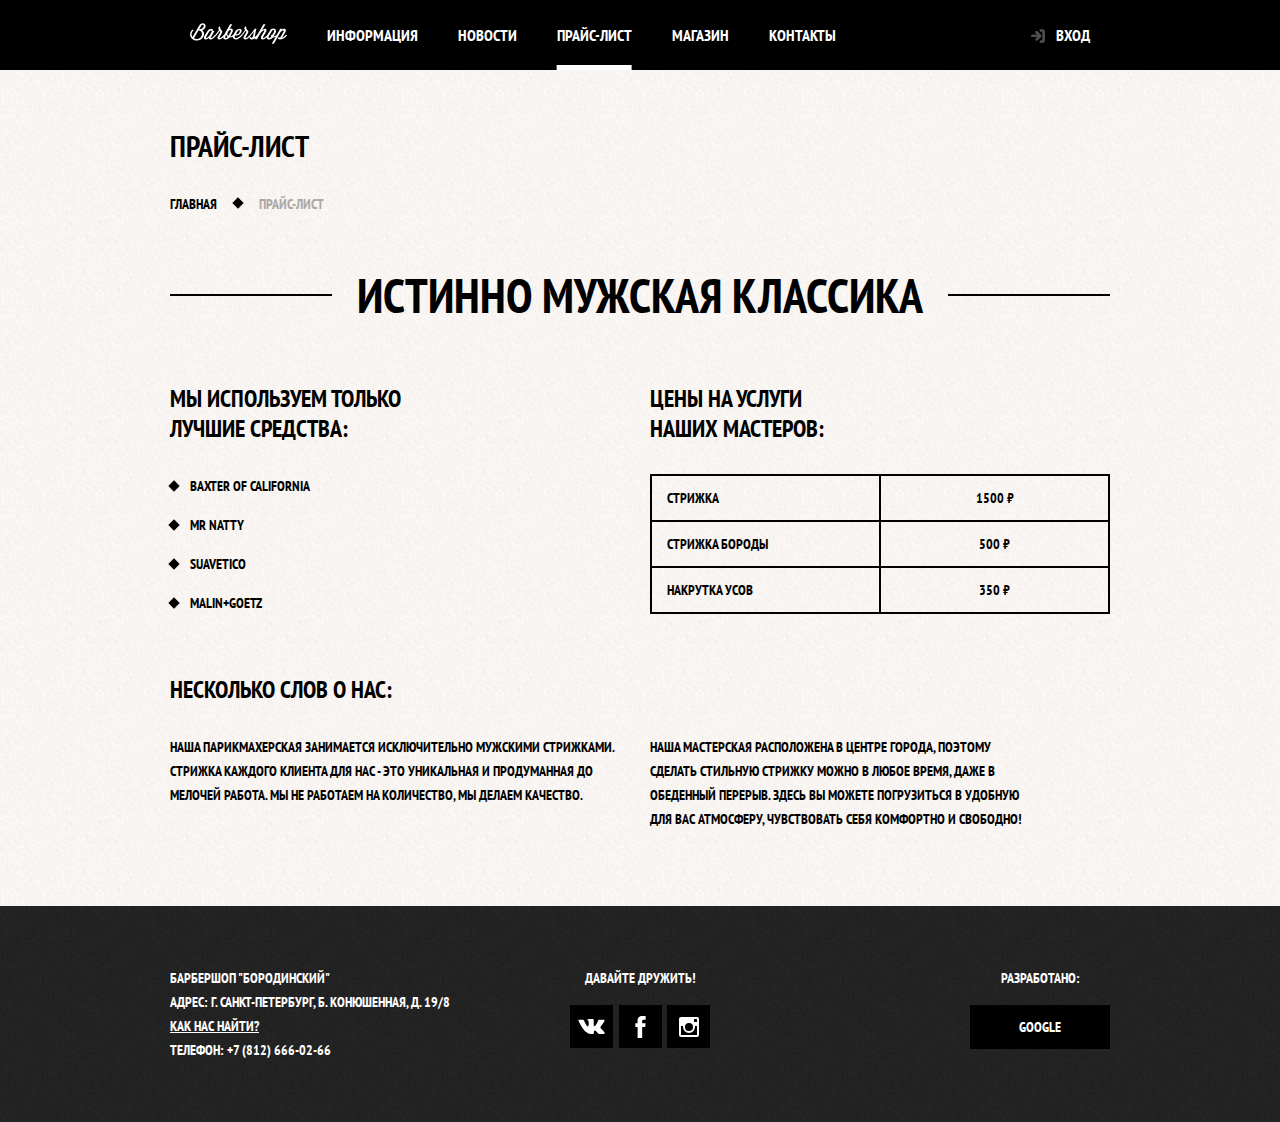
<file: price.html>
<!DOCTYPE html>
<html lang="ru">
  <head>
    <meta charset="UTF-8" />
    <meta name="viewport" content="width=device-width, initial-scale=1.0" />
    <meta http-equiv="X-UA-Compatible" content="ie=edge" />
    <title>Document</title>
    <link
      href="https://fonts.googleapis.com/css?family=PT+Sans+Narrow:400,700&display=swap&subset=cyrillic"
      rel="stylesheet"
    />
    <link rel="stylesheet" href="css/normalize.css" />
    <link rel="stylesheet" href="css/style.css" />
  </head>
  <body class="inner-page">
    <!--Шапка сайта-->
    <header class="main-header">
      <!--Главная панель навигации-->
      <nav class="main-navigation">
        <div class="container">
          <a class="main-header-logo" href="index.html">
            <img
              src="img/logo.svg"
              width="111"
              height="24"
              alt="Логотип барбершопа &laquo;Бородинский&raquo;"
          /></a>
          <ul class="site-navigation">
            <li><a href="info.html">Информация</a></li>
            <li><a href="news.html">Новости</a></li>
            <li class="site-navigation-current"><a href="price.html">Прайс-лист</a></li class="site-navigation-current">
            <li>
              <a href="catalog.html">Магазин</a>
            </li>
            <li><a href="contacts.html">Контакты</a></li>
          </ul>
          <ul class="user-navigation">
            <li><a href="login.html" class="login-link">Вход</a></li>
          </ul>
        </div>
      </nav>
    </header>

    <main class="container">
        <div class="inner-page-container">
            <h1 class="page-title">Прайс-лист</h1>
            <ul class="breadcrumbs">
                <li><a href="index.html">Главная</a></li>
                <li class="breadcrumbs-current">Прайс-лист</li>
            </ul>
        </div>
        <section class="inner-content">
            <h2 class="big-heading">Истинно мужская классика</h2>
            <div class="inner-columns">
                <div class="inner-column-left">
                    <h2>Мы используем только<br>
                         лучшие средства:</h2>

                <ul class="custom-list-1">
                    <li>Baxter of California</li>
                    <li>Mr Natty</li>
                    <li>Suavetico</li>
                    <li>Malin+Goetz</li>
                </ul>
                </div>
                
                <div class="inner-column-right">
                    <h2>Цены на услуги<br> 
                        наших мастеров:</h2>
    
                    <table class="custom-table-1">
                        <tr>
                            <td>Стрижка</td>
                            <td>1500 ₽</td>
                        </tr>
                        <tr>
                            <td>Стрижка бороды</td>
                            <td>500 ₽</td>
                        </tr>
                        <tr>
                            <td>Накрутка усов</td>
                            <td>350 ₽</td>
                        </tr>
                    </table>
        
    
                </div>
            </div>
            <div class="inner-columns">
                <h2>Несколько слов о нас:</h2>

                <div class="inner-column-left">
                    <p>Наша парикмахерская занимается исключительно мужскими стрижками. 
                        Стрижка каждого клиента для нас - это уникальная и продуманная до мелочей работа.
                         Мы не работаем на количество, мы делаем качество.</p>
                </div>
                <div class="inner-column-right">
                    <p class="short-text">Наша мастерская расположена в центре города, поэтому сделать стильную стрижку можно 
                        в любое время, даже в обеденный перерыв. Здесь вы можете погрузиться в удобную 
                        для вас атмосферу, чувствовать себя комфортно и свободно!</p>
                </div>
            </div>

        </section>
    </main>
    
    <!--Главный подвал сайта-->
    <footer class="main-footer">
      <div class="container">
        <p class="footer-contacts">
          Барбершоп "Бородинский" <br />
          Адрес: г. Санкт-Петербург, Б. Конюшенная, д. 19/8 <br />
          <a href="map.html">Как нас найти?</a> <br />
          Телефон: +7 (812) 666-02-66
        </p>
        <div class="footer-social">
          <b>Давайте дружить!</b>
          <ul>
            <li><a href="#" class="social-button"><span class="visually-hidden">Вконтакте</span>
              <svg xmlns="http://www.w3.org/2000/svg" width="27" height="15" viewBox="0 0 26.14 14.91">
                <path d="M26 13.47l-.09-.17a13.55 13.55 0 0 0-2.6-3q-.87-.83-1.1-1.12A1 1 0 0 1 22 8a10.27 
                10.27 0 0 1 1.22-1.78l.88-1.16q2.35-3.13 2-4L26 .94a.8.8 0 0 0-.4-.22 2.14 2.14 0 0 0-.87 
                0h-3.92a.51.51 0 0 0-.27 0h-.3a.6.6 0 0 0-.15.14.93.93 0 0 0-.14.24 22.22 22.22 0 0 1-1.46 
                3.06q-.5.84-.93 1.46a7 7 0 0 1-.71.91 4.94 4.94 0 0 1-.52.47q-.23.18-.35.15l-.23-.05a.9.9 
                0 0 1-.31-.33 1.49 1.49 0 0 1-.16-.53V1.6a3.14 3.14 0 0 0 0-.62 2.12 2.12 0 0 0-.14-.44.73.73 
                0 0 0-.28-.33 1.57 1.57 0 0 0-.46-.18A9 9 0 0 0 12.57 0a8.93 8.93 0 0 0-3.25.33 1.83 1.83 
                0 0 0-.52.41q-.25.3-.07.33a1.67 1.67 0 0 1 1.16.59l.08.16a2.6 2.6 0 0 1 .19.63 6.32 6.32 
                0 0 1 .12 1 10.59 10.59 0 0 1 0 1.7q-.07.71-.13 1.1a2.21 2.21 0 0 1-.18.64 2.69 2.69 0 0 
                1-.16.3l-.07.07a1 1 0 0 1-.37.07.86.86 0 0 1-.46-.19 3.27 3.27 0 0 1-.56-.52 7 7 0 0 
                1-.66-.93q-.37-.6-.76-1.42l-.22-.39q-.2-.38-.56-1.11t-.62-1.43A.9.9 0 0 0 5.2.9h-.07a.93.93 
                0 0 0-.22-.16A1.44 1.44 0 0 0 4.6.65L.87.68A1 1 0 0 0 .1.94L0 1a.44.44 0 0 0 0 .22 1.08 1.08 
                0 0 0 .08.37Q.9 3.53 1.86 5.31t1.66 2.87Q4.23 9.27 5 10.24t1 1.24l.37.41.34.33a8.06 8.06 0 0 
                0 1 .78 16.34 16.34 0 0 0 1.4.9 7.6 7.6 0 0 0 1.79.72 6.19 6.19 0 0 0 2 .22h1.57a1.08 1.08 0 
                0 0 .72-.3l.05-.07a.9.9 0 0 0 .1-.25 1.38 1.38 0 0 0 0-.37 4.48 4.48 0 0 1 .09-1.05 2.77 2.77 
                0 0 1 .23-.71 1.74 1.74 0 0 1 .29-.4 1.19 1.19 0 0 1 .23-.2h.11a.86.86 0 0 1 .77.21 4.52 4.52 
                0 0 1 .83.79q.39.47.93 1.05a6.41 6.41 0 0 0 1 .87l.27.16a3.31 3.31 0 0 0 .71.3 1.53 1.53 0 0 
                0 .76.07l3.48-.05a1.58 1.58 0 0 0 .8-.17.68.68 0 0 0 .34-.37 1.06 1.06 0 0 0 0-.46 1.71 1.71 
                0 0 0-.1-.36z" fill="#fff"/></svg>
              </a></li>
            <li><a href="#" class="social-button"><span class="visually-hidden">Фейсбук</span>
              <svg xmlns="http://www.w3.org/2000/svg" width="19" height="22" viewBox="0 0 10.15 21.74"><path d="M3.34 1.12A4.77 4.77 0 0 1 6.53 0h3.61v3.81H7.81a1.07 1.07 0 0 0-1.09.83v2.55h3.42c-.08 1.23-.24 2.45-.41 3.67h-3v10.87H2.21V10.86H0V7.21h2.19V3.66a3.83 3.83 0 0 1 1.15-2.54z" fill="#fff"/></svg>
            </a></li>
            <li><a href="#" class="social-button"><span class="visually-hidden">Инстаграмм</span>
              <svg xmlns="http://www.w3.org/2000/svg" width="20" height="20" viewBox="0 0 20 20"><path d="M18 0H2a2 2 0 0 0-2 2v16a2 2 0 0 0 2 2h16a2 2 0 0 0 2-2V2a2 2 0 0 0-2-2zm-8 6a4 4 0 1 1-4 4 4 4 0 0 1 4-4zM2.5 18a.47.47 0 0 1-.5-.5V9h2.1a3.4 3.4 0 0 0-.1 1 6 6 0 1 0 12 0 3.4 3.4 0 0 0-.1-1H18v8.5a.47.47 0 0 1-.5.5zM18 4.5a.47.47 0 0 1-.5.5h-2a.47.47 0 0 1-.5-.5v-2a.47.47 0 0 1 .5-.5h2a.47.47 0 0 1 .5.5z" fill="#fff"/></svg>
            </a></li>
          </ul>
        </div>
        <p class="footer-copyright">
          <b>Разработано:</b>
          <a href="google.com" class="button">Google</a>
        </p>
      </div>
    </footer>
    <!--Модальное окно "Личный кабинет"-->
    <section class="modal modal-login">
      <h2>Личный кабинет</h2>
      <p>Введите пожалуйста свой логин и пароль</p>
      <form action="https://echo.htmlacademy.ru" method="post">
        <p>
          <label for="login" class="visually-hidden">Логин</label>
          <input
            type="text"
            name="login"
            id="login"
            class="login-icon-user"
            placeholder="Логин"
          />
        </p>
        <p>
          <label for="password" class="visually-hidden">Пароль</label>
          <input
            type="password"
            name="password"
            id="password"
            class="login-icon-password"
            placeholder="Пароль"
          />
        </p>
        <p class="login-password-info">
          <label class="login-checkbox">
            <input
              type="checkbox"
              name="remember"
              id="remember"
              class="visually-hidden"
            />
            <span class="checkbox-indicator"></span>
            Запомните меня
          </label>
          <a href="" class="restore">Я забыл пароль</a>
        </p>
        <button class="button" type="submit">Войти</button>
      </form>
      <button type="button" class="modal-close">Закрыть</button>
    </section>
  </body>
</html>
</file>
<file: css/style.css>
/*Основные стили----------------------------------------------*/

body {
  min-width: 906px;
  margin: 0;
  padding: 0;

  font-family: "PT Sans Narrow", Arial, sans-serif;
  font-size: 14px;
  line-height: 24px;
  font-weight: 700;
  color: #ffffff;
  text-transform: uppercase;

  background-color: #000000;
  background-image: url("../img/Layer.jpg");
  background-position: top center;
  background-repeat: no-repeat;
}

img {
  max-width: 100%;
  height: auto;
}

.visually-hidden:not(:focus):not(:active),
input[type="checkbox"].visually-hidden,
input[type="radio"].visually-hidden {
  position: absolute;

  width: 1px;
  height: 1px;
  margin: -1px;
  border: 0;
  padding: 0;

  white-space: nowrap;

  clip-path: inset(100%);
  clip: rect(0 0 0 0);
  overflow: hidden;
}

.inner-page {
  color: #000000;

  background-color: #f9f6f3;
  background-image: url("../img/Layer-top.jpg");
  background-position: 0 0;
  background-repeat: repeat;
}

a {
  text-decoration: none;
}

.button {
  display: inline-block;
  padding: 10px 30px;
  margin-right: 16px;

  font: inherit;

  text-align: center;
  color: #ffffff;
  vertical-align: middle;
  text-transform: uppercase;

  background-color: #000000;
  border: none;
}

.button:hover,
.button:focus,
.button:active {
  background-color: #663d15;
}

.button:disabled,
.button.disabled {
  cursor: default;
  opacity: 0.5;
  background-color: #000000;
}

.container {
  width: 940px;
  margin: 0 auto;
  padding: 0 10px;
}

/*Навигация сайта----------------------------------------------------*/

.main-header {
  margin-bottom: 75px;
}

.main-header-logo {
  display: block;
  width: 368px;
  height: 153px;
  margin: 60px auto 0;
}

.main-navigation {
  font-size: 16px;
  line-height: 20px;
  color: #ffffff;

  background-color: #000000;
}

.main-navigation .container {
  display: flex;
  justify-content: space-between;
}

.site-navigation,
.user-navigation {
  list-style: none;

  margin: 0;
  padding: 0;
}

.site-navigation {
  display: flex;
  flex-wrap: wrap;
  width: 780px;
}

.user-navigation {
  display: flex;
  flex-direction: row-reverse;
  width: 140px;
}

.site-navigation a,
.user-navigation a {
  display: block;
  padding: 25px 20px;
  color: #ffffff;
}

.site-navigation-current {
  position: relative;
}

.site-navigation-current a::after {
  content: "";

  position: absolute;
  bottom: 0;
  left: 50%;
  transform: translateX(-50%);

  background-color: #ffffff;
  height: 5px;
  width: 65%;
}

.user-navigation .login-link {
  position: relative;
  padding-left: 50px;
}

.login-link::before {
  content: "";

  position: absolute;
  width: 16px;
  height: 16px;
  top: 28px;
  left: 24px;
  background: url("../img/login.svg") 0 0 no-repeat;

  opacity: 0.3;
}

.site-navigation a:hover,
.site-navigation a:focus,
.user-navigation a:hover,
.user-navigation a:focus {
  background-color: #242424;
}

.login-link:hover::before,
.login-link:focus::before,
.login-link:active::before {
  opacity: 1;
}

/*INDEX.HTML*/
/*Преимущества и новости-------------------------------------------------*/

.features {
  margin-bottom: 80px;
}

.features-list {
  list-style: none;

  display: flex;
  justify-content: space-between;
  margin: 0;
  padding: 0;
}

.feature-item {
  width: 300px;

  text-align: center;
}

.feature-item h3 {
  position: relative;

  margin: 0;
  margin-bottom: 60px;

  font-size: 30px;
  line-height: 42px;
}

.feature-item h3::after {
  content: "";

  position: absolute;
  bottom: -30px;
  left: 50%;
  margin-left: -10px;

  width: 20px;
  height: 20px;

  background-color: #ffffff;
  transform: rotate(45deg);
}

.feature-item p {
  margin: 0 10px;
}

.index-columns {
  display: flex;
  justify-content: space-between;
  padding: 50px 80px;
  margin-bottom: 35px;

  color: #000000;

  background-color: #f8f5f2;
  background-image: url("../img/appointment-left-shadow.png"),
    url("../img/Layer-top.jpg");
  background-position: center, 0 0;
  background-repeat: no-repeat, repeat;
}

.index-columns h2 {
  margin: 0;
  margin-bottom: 25px;

  font-size: 30px;
  line-height: 42px;
}

.news {
  width: 380px;
}

.news-list {
  list-style: none;

  margin: 0;
  padding: 0;
  margin-bottom: 25px;
}

.news-list time {
  text-transform: none;
}

.news-item {
  margin-bottom: 25px;
}

.news-item p {
  margin: 0;
}

.gallery {
  width: 300px;
}

.gallery-container {
  position: relative;
  height: 260px;
}

.gallery-content {
  margin: 0;
  padding: 0;
  height: 164px;

  background-color: #cccccc;
  border: 7px solid #ffffff;
}

.gallery-content img {
  width: 286px;
  height: 164px;
}

.gallery-button {
  box-sizing: border-box;
  position: absolute;
  bottom: 0;

  width: 140px;
  margin: 0;
}

.gallery-button-back {
  left: 0;
}

.gallery-button-next {
  right: 0;
}

/*Контактная информация и Записаться--------------------------------------------------------------*/

.contacts {
  width: 380px;
}

.contacts p {
  margin: 0;
  margin-bottom: 25px;
}

.appointment {
  width: 300px;
}

.appointment-info {
  margin: 0;
  margin-bottom: 15px;
}

.appointment-form {
  display: flex;
  flex-wrap: wrap;
  justify-content: space-between;
}

.appointment-item {
  width: 140px;
  margin: 0;
  margin-bottom: 10px;
}

.appointment-item label {
  display: block;
  margin-bottom: 9px;
  margin-left: 15px;
}

.appointment-item input {
  box-sizing: border-box;
  width: 140px;
  padding: 8px 15px 7px;

  font: inherit;

  background-color: transparent;
  border: 2px solid #000000;
}
.appointment-item input:focus {
  border-color: #663d15;
}

.appointment-form .button {
  display: block;
  width: 100%;
  margin-top: 10px;
  margin-right: 0;
}

/*CATALOG.HTML------------------------------------------------------------*/
/* Заголовок страницы----------------------------------------------------*/

.inner-page .main-header {
  margin-bottom: 55px;
}

.inner-page .main-header-logo {
  margin: 0;
  width: 111px;
  height: 24px;
  padding: 23px 20px;
}

.inner-page .main-navigation {
  display: flex;
  flex-direction: row;
  align-items: flex-start;
}

.inner-page,
.user-navigation {
  margin-left: auto;
}

.page-title {
  margin: 0;
  padding: 0;
  margin-bottom: 25px;

  font-size: 30px;
  line-height: 42px;
}

/* Хлебные крошки------------------------------------------------------*/

.breadcrumbs {
  display: flex;
  justify-content: flex-start;
  flex-wrap: wrap;
  margin: 0;
  padding: 0;
  margin-bottom: 55px;

  list-style: none;
}

.breadcrumbs li {
  position: relative;
  margin-right: 42px;
}

.breadcrumbs li:last-child {
  margin-right: 0;
}

.breadcrumbs li::after {
  content: "";

  position: absolute;
  top: 7px;
  right: -25px;

  width: 8px;
  height: 8px;

  background-color: #000000;

  transform: rotate(45deg);
}

.breadcrumbs-current::after {
  display: none;
}

.breadcrumbs a {
  color: #000000;
}

.breadcrumbs a:hover,
.breadcrumbs a:focus {
  text-decoration: underline;
}

.breadcrumbs-current {
  color: #aba9a7;
}

/*Фильтр товаров-------------------------------------------------------*/

.filters {
  width: 180px;
}

.filter fieldset {
  padding: 0;
  margin: 0;
  margin-bottom: 30px;

  border: none;
}

.filter fieldset:first-child {
  margin-bottom: 35px;
}

.filter legend {
  margin-bottom: 26px;

  font-size: 24px;
  line-height: 30px;
}

.filter ul {
  margin: 0;
  padding: 0;

  list-style: none;
  line-height: 18px;
}

.filter-option {
  margin-bottom: 19px;
  padding-left: 45px;
}

.filter-option label {
  position: relative;

  display: block;

  cursor: pointer;
  user-select: none;
}

.filter-input-checkbox + label::before {
  content: "";

  position: absolute;
  left: -42px;
  top: 0;

  width: 16px;
  height: 16px;

  border: 2px solid #000000;
}

.filter-input-checkbox:checked + label::after {
  content: "";

  position: absolute;
  top: 4px;
  left: -38px;

  width: 12px;
  height: 12px;

  background-image: url(../img/cross-checkbox.svg);
  background-repeat: no-repeat;
  background-position: 0 0;
}

.filter-input-radio + label::before {
  content: "";

  position: absolute;
  left: -42px;
  top: -1px;

  width: 16px;
  height: 16px;

  border: 2px solid #000000;
  border-radius: 50%;
}

.filter-input-radio:checked + label::after {
  content: "";

  position: absolute;
  top: 5px;
  left: -36px;

  width: 8px;
  height: 8px;

  background-color: #000000;
  border-radius: 50%;
}

.filter-input:hover + label,
.filter-input:focus + label {
  color: #663d15;
}

.filter-input:disabled + label {
  color: #000000;

  opacity: 0.3;
}

/*Каталог товаров----------------------------------------------------------------*/

.catalog-columns {
  display: flex;
  justify-content: space-between;
}

.catalog {
  width: 700px;
}

.catalog-list {
  display: flex;
  flex-wrap: wrap;
  margin: 0;
  padding: 0;
  margin-bottom: 45px;

  list-style: none;
}

.catalog-item {
  width: 220px;
  margin-bottom: 20px;
  margin-right: 20px;

  background-color: #f8f8f8;
  box-shadow: 0 0 10px rgba(0, 0, 0, 0.1);
}

.catalog-item a {
  display: flex;
  flex-direction: column;
}

.catalog-item h3 {
  order: 1;
  margin: 17px 15px 12px 17px;
}

.catalog-item:nth-child(3n) {
  margin-right: 0;
}

.catalog-item:hover {
  box-shadow: 0 0 10px rgba(0, 0, 0, 0.2);
}

.catalog-item a {
  color: #000000;
}

.catalog-item h3 {
  font-size: 14px;
  line-height: 18px;
}

.catalog-category {
  display: block;

  text-transform: none;
}

.catalog-item-image {
  width: 220px;
  height: 165px;
  margin: 0;
}

.catalog-item-price {
  display: flex;
  margin: 15px;
  margin-top: 0;
}

.catalog-item-price b {
  width: 112px;
  padding: 13px 25px 11px;

  font-size: 14px;
  line-height: 20px;
  text-align: center;

  background-color: #e5e5e5;
}

.catalog-item-price .button {
  width: 50px;
  padding: 13px 18px 11px;
  margin-right: 0;

  line-height: 20px;
  color: #ffffff;
}

/*Пагинация--------------------------------------------------------*/

.pagination-list {
  display: flex;
  flex-wrap: wrap;

  margin: 0;
  padding: 0;

  list-style: none;
}

.pagination-item {
  margin-right: 5px;
}

.pagination-item:last-child {
  margin-right: 0;
}

.pagination-item a {
  display: block;
  padding: 10px 19px;

  color: #ffffff;

  background-color: #000000;
}

.pagination-item a:hover,
.pagination-item a:focus,
.pagination-item a:active {
  background-color: #663d15;
}

.pagination-item-current a,
.pagination-item-current a:hover,
.pagination-item-current a:focus,
.pagination-item-current a:active {
  color: #000000;

  background-color: #ffffff;
}

/*CATALOG-ITEM.HTML------------------------------------------------*/
/*Карточка товара*/

.product-photos {
  width: 460px;
}

.product-photo-preview {
  display: flex;
  margin: 0;
  padding: 0;

  list-style: none;
}

.product-photo-preview li {
  width: 140px;
  height: 149px;
  margin-right: 20px;

  box-shadow: 0 0 10px 2px rgba(0, 0, 0, 0.1);
}

.product-photo-preview li:last-child {
  margin-right: 0;
}

.product-photo-full {
  width: 460px;
  height: 498px;
  margin: 0;
  margin-bottom: 20px;

  box-shadow: 0 0 10px 2px rgba(0, 0, 0, 0.1);
}

.product-description {
  display: flex;
  justify-content: space-between;
  padding-right: 5px;
  margin-bottom: 29px;
}

.product-description p {
  width: 200px;
}

.product-info {
  width: 390px;
  margin-left: 90px;
  padding-top: 23px;
}

.product-info p {
  margin: 0;
}

.product-article {
  text-align: right;
  color: #aeaeae;
}

.product-info .product-price {
  display: flex;
  margin-bottom: 63px;
}

.product-price b {
  box-sizing: border-box;
  width: 112px;
  padding: 13px 36px 11px 36px;

  line-height: 20px;
  text-align: center;

  background-color: #e5e5e5;
}

.product-price .button {
  padding-left: 17px;
  padding-right: 17px;
}

.product-info .product-text {
  margin-bottom: 35px;
}

.product-info h3 {
  margin: 0;
  margin-bottom: 27px;

  font-size: 24px;
  line-height: 30px;
}

.product-info ul {
  margin: 0;
  padding: 0;

  list-style: none;
}

.product-info li {
  position: relative;

  padding-left: 23px;
}

.product-info li::before {
  content: "";

  position: absolute;
  top: 8px;
  left: 2px;

  width: 8px;
  height: 8px;

  background-color: #000000;

  transform: rotate(45deg);
}

/*price.html--------------------------------------------------------------------------------------*/

.inner-content {
  margin-bottom: 75px;
}
/*Общие стили для контентных тегов----------------------------------*/

.inner-content h2 {
  margin-top: 60px;
  margin-bottom: 30px;

  font-size: 24px;
  line-height: 30px;
}

.inner-content h3 {
  margin-top: 60px;
  margin-bottom: 30px;

  font-size: 20px;
  line-height: 24px;
}

.inner-content h2 + h3 {
  margin-top: 30px;
}

.inner-content p {
  margin: 14px 0;
}

.inner-content table {
  border-collapse: collapse;
}

.inner-content td {
  padding: 10px 15px;

  border: 2px solid #000000;
}

/*Классовые стили для контентных тегов---------------------------*/

.inner-content .big-heading {
  display: flex;
  align-items: center;

  margin-top: 55px;
  margin-bottom: 65px;

  font-size: 48px;
  line-height: 48px;
  text-align: center;
}

.big-heading::before,
.big-heading::after {
  content: "";

  flex-grow: 1;
  flex-shrink: 0;

  width: 50px;
  height: 2px;

  background: #000000;
}

.big-heading::before {
  margin-right: 25px;
}

.big-heading::after {
  margin-left: 25px;
}

.custom-list-1 {
  margin: 14px 0;
  padding: 0;

  list-style: none;
}

.custom-list-1 li {
  position: relative;

  margin-bottom: 15px;
  padding-left: 20px;
}

.custom-list-1 li::before {
  content: "";

  position: absolute;
  top: 8px;
  left: 0;

  width: 8px;
  height: 8px;

  background-color: #000000;
  transform: rotate(45deg);
}

.custom-table-1 {
  width: 100%;
}

.custom-table-1 td {
  width: 50%;
}

.custom-table-1 td:last-child {
  text-align: center;
}

.inner-columns {
  display: flex;
  justify-content: space-between;
  flex-wrap: wrap;

  margin: 60px 0;
}

.inner-column-left *:first-child,
.inner-column-right *:first-child {
  margin-top: 0;
}

.inner-column-left *:last-child,
.inner-column-right *:last-child {
  margin-bottom: 0;
}

.inner-column-left,
.inner-column-right {
  width: 460px;
}

.inner-columns > h2:first-child {
  width: 460px;
  margin-top: 0;
  margin-right: 460px;
  margin-right: calc(100% - 460px);
}

.short-text {
  padding-right: 80px;
}

/*Футер------------------------------------------------------------*/
.main-footer {
  margin-top: 65px;
  padding: 60px 0;

  color: #ffffff;

  background-color: #212121;
  background-image: url("../img/Layer-dark.jpg");
  background-position: 0 0;
  background-repeat: repeat;
}

.inner-page .main-footer {
  margin-top: 45px;
}

.main-footer .container {
  display: flex;
  align-items: flex-start;
}

.footer-contacts {
  margin: 0;
  width: 320px;
  margin-right: 80px;
}

.footer-contacts a {
  color: #ffffff;
  text-decoration: underline;
}

.footer-contacts a:hover,
.footer-contacts a:focus {
  text-decoration: none;
}

.footer-social {
  margin: 0;
  width: 140px;

  text-align: center;
}

.footer-social b {
  display: block;
  margin-bottom: 15px;
}

.footer-social ul {
  margin: 0 auto;
  padding: 0;
  display: flex;
  width: 140px;
  flex-wrap: wrap;
  justify-content: space-between;

  list-style: none;
}

.social-button {
  display: flex;
  width: 43px;
  height: 43px;
  align-items: center;
  justify-content: center;

  background-color: #000000;
  color: #ffffff;
}

.social-button:hover,
.social-button:focus {
  background-color: #ffffff;
}

.social-button:hover path,
.social-button:focus path {
  fill: #000000;
}

.footer-copyright {
  margin: 0;
  width: 140px;
  margin-left: auto;

  text-align: center;
}

.footer-copyright b {
  display: block;
  margin-bottom: 15px;
}

.footer-copyright .button {
  display: block;
  margin-right: 0;
}

.footer-copyright .button:hover,
.footer-copyright .button:focus {
  color: #000000;

  background-color: #ffffff;
}

/*Модальные окна-------------------------------------------------------*/
.modal {
  position: fixed;

  color: #000000;

  background-color: #f8f3f0;
  background-image: url("../img/Layer-top.jpg");
  background-position: 0 0;
  background-repeat: repeat;
  box-shadow: 0 30px 50px rgba(0, 0, 0, 0.7);
  z-index: 2;
}


.modal-login {
  top: 120px;
  left: 50%;

  display: none;

  width: 300px;
  margin-left: -230px;
  padding: 50px 80px;
}

.modal-login h2 {
  margin: 0;
  margin-bottom: 20px;

  font-size: 30px;
  line-height: 42px;
}

.modal-description {
  margin: 0;
  margin-bottom: 10px;
}

.modal-login p {
  margin: 0;
  margin-bottom: 10px;
}

.modal-login input[type="text"],
.modal-login input[type="password"] {
  box-sizing: border-box;
  width: 300px;
  padding: 10px 15px;
  padding-right: 40px;

  font: inherit;
  color: #000000;
  text-transform: uppercase;

  background-color: #f9f6f3;
  border: 2px solid #000000;
}

.modal-login input:focus {
  border-color: #663d15;
}

.login-checkbox {
  position: relative;

  padding-left: 30px;

  cursor: pointer;
}

.login-checkbox:hover,
.login-checkbox:focus {
  color: #663d15;
}

.restore {
  color: #000000;
  text-decoration: underline;
}

.restore:hover,
.restore:focus {
  text-decoration: none;
}

.modal-close {
  position: absolute;
  top: 0;
  right: -34px;

  width: 22px;
  height: 22px;

  font-size: 0;

  background-color: transparent;
  border: 0;

  cursor: pointer;
}

.modal-close::before,
.modal-close::after {
  content: "";

  position: absolute;
  top: 10px;
  left: 2px;

  width: 19px;
  height: 3px;

  background-color: #d0d0d0;
}

.modal-close::before {
  transform: rotate(45deg);
}

.modal-close::after {
  transform: rotate(-45deg);
}

.login-icon-user {
  background-image: url("../img/user.svg");
  background-position: 270px center;
  background-repeat: no-repeat;
}

.login-icon-password {
  background-image: url("../img/lock.svg");
  background-position: 270px center;
  background-repeat: no-repeat;
}

.login-password-info {
  display: flex;
  flex-wrap: wrap;
  justify-content: space-between;
  margin: 15px 0;
}

.login-checkbox input[type="checkbox"] + .checkbox-indicator {
  position: absolute;
  top: 0;
  left: 0;

  width: 17px;
  height: 17px;

  border: 2px solid #000000;
}
.login-checkbox input[type="checkbox"]:focus + .checkbox-indicator {
  border-color: #663d15;
  outline: thin dotted;
  outline: 5px auto -webkit-focus-ring-color;
}

.login-checkbox input[type="checkbox"]:checked + .checkbox-indicator::before,
.login-checkbox input[type="checkbox"]:checked + .checkbox-indicator::after {
  content: "";

  position: absolute;
  top: 8px;
  left: 1px;

  width: 15px;
  height: 2px;

  background-color: #000000;
}

.login-checkbox input[type="checkbox"]:checked + .checkbox-indicator::before {
  transform: rotate(45deg);
}

.login-checkbox input[type="checkbox"]:checked + .checkbox-indicator::after {
  transform: rotate(-45deg);
}

.login-form .button {
  width: 100%;
  margin-right: 0;
}

.modal-map {
  top: 50%;
  left: 50%;

  display: none;

  width: 766px;
  height: 561px;

  margin-top: -280px;
  margin-left: -390px;

  border: 7px solid white;
}

.modal-map p {
  position: absolute;
  top: 0;
  left: 0;
  z-index: 1;

  margin: 0;
}

.modal-map iframe {
  position: absolute;
  z-index: 2;

  width: 780;
  height: 560;
  border: none;
}


.modal-show {
  display: block;
  animation-name: bounce;
  animation-duration: 0.6s;
}

@keyframes bounce {
  0% {transform: translateY(-2000px);}
  70% {transform: translateY(30px);}
  90% {transform: translateY(-10px);}
  100% {transform: translateY(0);}
}

@keyframes shake {
  0%, 100% {transform: translateX(0);}
  10%, 30%, 50%, 70%, 90% {transform: translateX(-10px);}
  20%, 40%, 60%, 80% {transform: translateX(10px);}
}

.modal-error {
  animation-name: shake;
  animation-duration: 0.6s;
}

.modal-overlay {
  display: none;

  position: fixed;
  top: 0;
  left: 0;
  width: 100%;
  height: 100%;

  background-color: rgba(0, 0, 0, 0.5);
  z-index: 1;
}

.modal-overlay-show {
  display: block;
}
</file>
